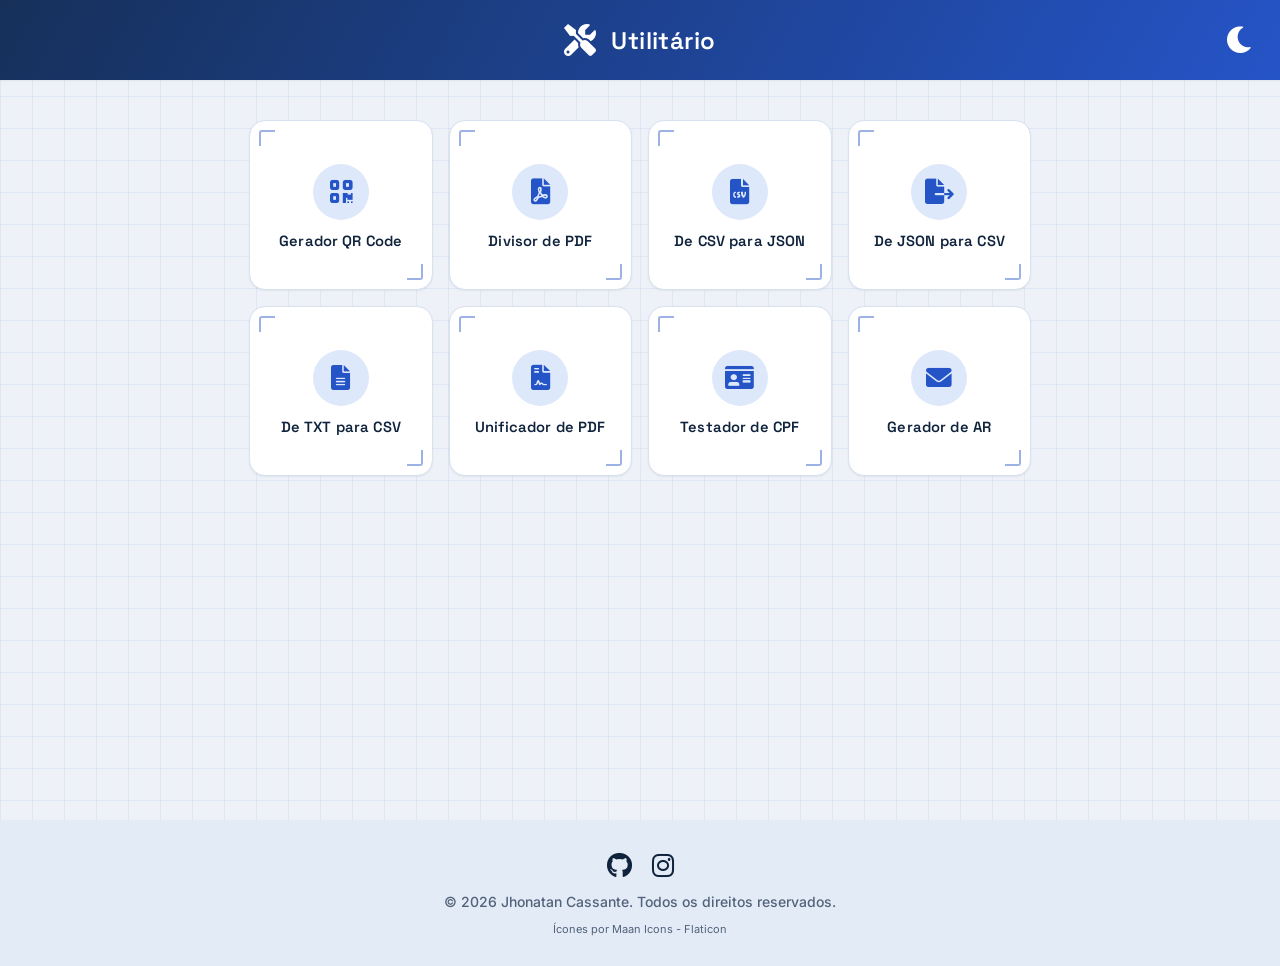
<file: index.html>
<!doctype html>
<html lang="pt-br">
	<head>
		<meta charset="UTF-8" />
		<meta name="viewport" content="width=device-width, initial-scale=1.0" />
		<meta
			name="description"
			content="Coleção de utilitários rápidos: QR Code, divisor e unificador de PDF, conversores CSV/JSON/TXT e testador de CPF."
		/>
		<meta name="theme-color" content="#16305a" />
		<title>Utilitários</title>
		<script>
			(function () {
				const theme = localStorage.getItem('theme') || 'light';
				document.documentElement.setAttribute('data-theme', theme);
			})();
		</script>
		<link rel="icon" type="image/png" href="assets/favicon.png" />
		<link
			rel="apple-touch-icon"
			sizes="180x180"
			href="assets/apple-touch-icon.png"
		/>
		<link rel="preconnect" href="https://fonts.googleapis.com" />
		<link rel="preconnect" href="https://fonts.gstatic.com" crossorigin />
		<link rel="stylesheet" href="css/global.css" />
		<link rel="stylesheet" href="css/index.css" />
		<link
			rel="stylesheet"
			href="https://cdnjs.cloudflare.com/ajax/libs/font-awesome/6.0.0-beta3/css/all.min.css"
		/>
		<script src="js/global.js" defer></script>
	</head>
	<body>
		<header>
			<div class="header-content">
				<i class="fas fa-tools"></i>
				<h1>Utilitário</h1>
				<button
					id="themeToggleBtn"
					class="theme-toggle-btn"
					title="Alternar tema"
					aria-label="Alternar entre tema claro e escuro"
				>
					<i id="themeIcon" class="fas fa-moon"></i>
				</button>
			</div>
		</header>

		<main>
			<div class="tool-grid">
				<a href="pages/qrcode.html" class="tool-card">
					<i class="fas fa-qrcode"></i>
					<span>Gerador QR Code</span>
				</a>
				<a href="pages/pdf-spliter.html" class="tool-card">
					<i class="fas fa-file-pdf"></i>
					<span>Divisor de PDF</span>
				</a>
				<a href="pages/csv-to-json.html" class="tool-card">
					<i class="fas fa-file-csv"></i>
					<span>De CSV para JSON</span>
				</a>
				<a href="pages/json-to-csv.html" class="tool-card">
					<i class="fas fa-file-export"></i>
					<span>De JSON para CSV</span>
				</a>
				<a href="pages/txt-to-csv.html" class="tool-card">
					<i class="fas fa-file-alt"></i>
					<span>De TXT para CSV</span>
				</a>
				<a href="pages/pdf-merger.html" class="tool-card">
					<i class="fas fa-file-contract"></i>
					<span>Unificador de PDF</span>
				</a>
				<a href="pages/cpf-tester.html" class="tool-card">
					<i class="fas fa-id-card"></i>
					<span>Testador de CPF</span>
				</a>
				<a href="pages/ar-generator.html" class="tool-card">
					<i class="fas fa-envelope"></i>
					<span>Gerador de AR</span>
				</a>
			</div>
		</main>

		<footer>
			<div class="social-links">
				<a
					href="https://github.com/jhonatancassante"
					target="_blank"
					rel="noopener"
					aria-label="GitHub de Jhonatan Cassante"
				>
					<i class="fab fa-github"></i>
				</a>
				<a
					href="https://www.instagram.com/jhonatancassante/"
					target="_blank"
					rel="noopener"
					aria-label="Instagram de Jhonatan Cassante"
				>
					<i class="fab fa-instagram"></i>
				</a>
			</div>
			<div class="copyright">
				© 2026 Jhonatan Cassante. Todos os direitos reservados.
			</div>
			<a
				href="https://www.flaticon.com/br/icones-gratis/servicos-de-utilidade-publica"
				title="serviços de utilidade pública ícones"
				class="attribution"
				target="_blank"
				rel="noopener"
			>
				Ícones por Maan Icons - Flaticon
			</a>
		</footer>
	</body>
</html>
</file>
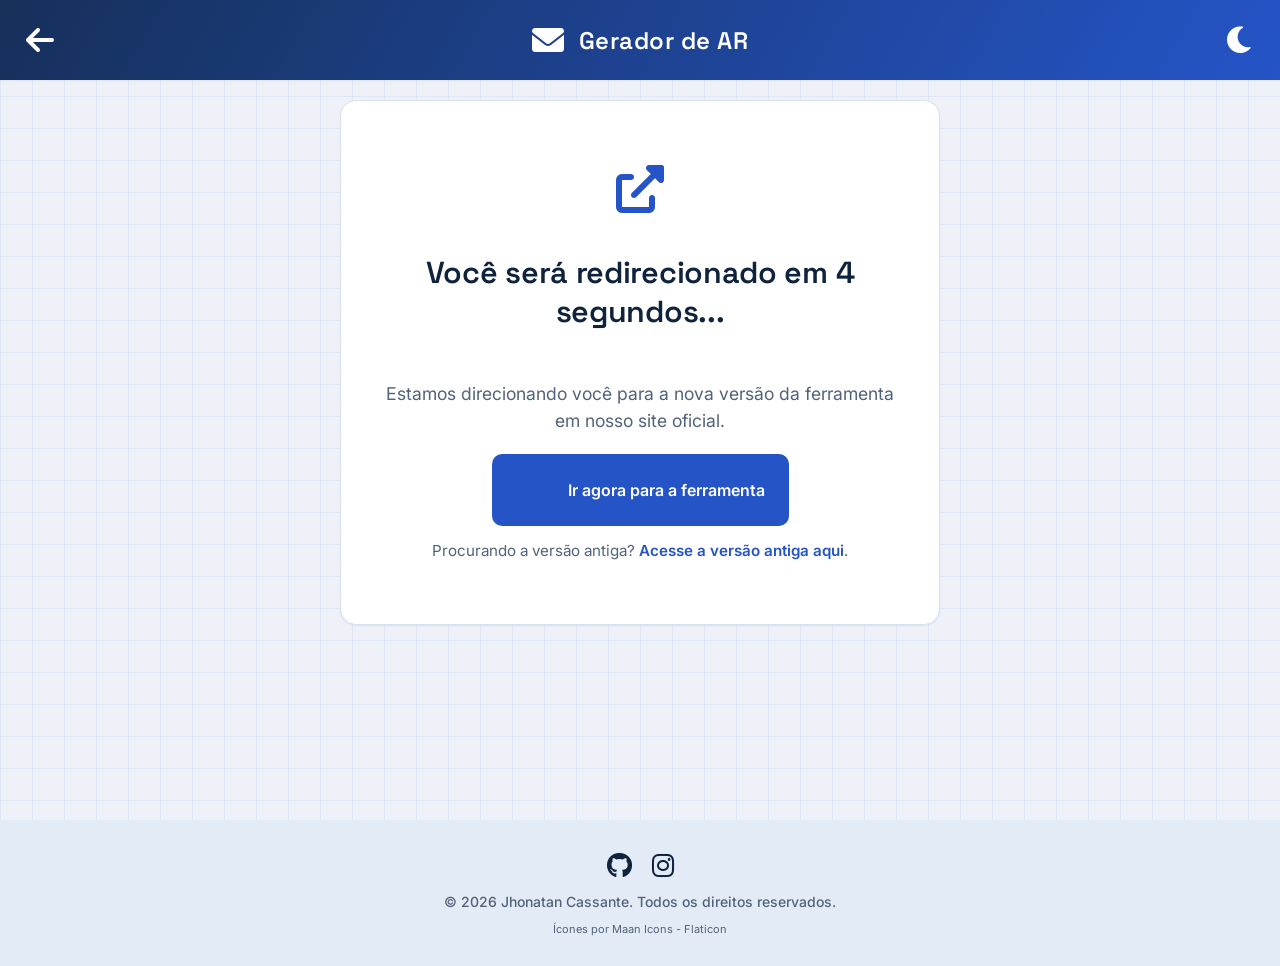
<file: pages/ar-generator.html>
<!doctype html>
<html lang="pt-BR">
	<head>
		<meta charset="UTF-8" />
		<meta name="viewport" content="width=device-width, initial-scale=1.0" />
		<meta
			name="description"
			content="Você está sendo redirecionado para a nova ferramenta de Gerador de AR."
		/>
		<meta name="theme-color" content="#16305a" />
		<title>Redirecionando - Gerador de AR</title>
		<script>
			(function () {
				const theme = localStorage.getItem('theme') || 'light';
				document.documentElement.setAttribute('data-theme', theme);
			})();
		</script>
		<link rel="icon" type="image/png" href="../assets/favicon.png" />
		<link
			rel="apple-touch-icon"
			sizes="180x180"
			href="../assets/apple-touch-icon.png"
		/>
		<script src="../js/global.js" defer></script>
		<script>
			document.addEventListener('DOMContentLoaded', function () {
				const targetUrl = 'https://jhonatancassante.com.br/tools/ar-generator';
				let countdown = 5; // Tempo em segundos antes do redirecionamento

				const countdownEl = document.getElementById('countdown');
				const redirectLinkEl = document.getElementById('redirect-link');

				redirectLinkEl.href = targetUrl;

				const timer = setInterval(function () {
					countdown--;
					if (countdownEl) {
						countdownEl.textContent = countdown;
					}
					if (countdown <= 0) {
						clearInterval(timer);
						window.location.href = targetUrl;
					}
				}, 1000);
			});
		</script>
		<link rel="preconnect" href="https://fonts.googleapis.com" />
		<link rel="preconnect" href="https://fonts.gstatic.com" crossorigin />
		<link
			rel="stylesheet"
			href="https://cdnjs.cloudflare.com/ajax/libs/font-awesome/6.0.0-beta3/css/all.min.css"
		/>
		<link rel="stylesheet" href="../css/global.css" />
		<style>
			.redirect-box {
				display: flex;
				flex-direction: column;
				align-items: center;
				justify-content: center;
				gap: 20px;
				padding: 40px 20px;
				text-align: center;
			}
			.redirect-box i {
				font-size: 3rem;
				color: var(--accent);
			}
			.redirect-box p {
				font-size: 1.1rem;
				color: var(--text-secondary);
				line-height: 1.5;
				margin: 0;
			}
			.redirect-box a.btn-redirect {
				display: inline-flex;
				align-items: center;
				justify-content: center;
				gap: 10px;
				background-color: var(--accent);
				color: #ffffff;
				text-decoration: none;
				padding: 12px 24px;
				border-radius: var(--radius-md);
				font-weight: 600;
				font-size: 16px;
				transition: background-color var(--transition-fast), transform var(--transition-fast);
			}
			.redirect-box a.btn-redirect:hover {
				background-color: var(--accent-hover);
				transform: translateY(-2px);
			}
			.legacy-link-container {
				margin-top: 15px;
				font-size: 0.95rem;
				color: var(--text-secondary);
			}
			.legacy-link-container a {
				color: var(--accent);
				text-decoration: none;
				font-weight: 600;
				transition: color var(--transition-fast);
			}
			.legacy-link-container a:hover {
				text-decoration: underline;
				color: var(--accent-hover);
			}
		</style>
	</head>
	<body>
		<header>
			<div class="header-content">
				<a
					href="../index.html"
					class="back-btn"
					title="Voltar ao menu"
					aria-label="Voltar ao menu"
				>
					<i class="fas fa-arrow-left"></i>
				</a>
				<i class="fas fa-envelope"></i>
				<h1>Gerador de AR</h1>
				<button
					id="themeToggleBtn"
					class="theme-toggle-btn"
					title="Alternar tema"
					aria-label="Alternar entre tema claro e escuro"
				>
					<i id="themeIcon" class="fas fa-moon"></i>
				</button>
			</div>
		</header>

		<main>
			<div class="content-wrapper">
				<div class="redirect-box">
					<i class="fas fa-external-link-alt"></i>
					<h1>Você será redirecionado em <span id="countdown">5</span> segundos...</h1>
					<p>Estamos direcionando você para a nova versão da ferramenta em nosso site oficial.</p>
					
					<div style="width: 100%;">
						<a id="redirect-link" href="#" class="btn-redirect">
							<i class="fas fa-arrow-right"></i> Ir agora para a ferramenta
						</a>
						
						<div class="legacy-link-container">
							Procurando a versão antiga? <a href="https://jhonatancassante.github.io/utilities/pages/ar-generator-old.html">Acesse a versão antiga aqui</a>.
						</div>
					</div>
				</div>
			</div>
		</main>

		<footer>
			<div class="social-links">
				<a
					href="https://github.com/jhonatancassante"
					target="_blank"
					rel="noopener"
					aria-label="GitHub de Jhonatan Cassante"
				>
					<i class="fab fa-github"></i>
				</a>
				<a
					href="https://www.instagram.com/jhonatancassante/"
					target="_blank"
					rel="noopener"
					aria-label="Instagram de Jhonatan Cassante"
				>
					<i class="fab fa-instagram"></i>
				</a>
			</div>
			<div class="copyright">
				© 2026 Jhonatan Cassante. Todos os direitos reservados.
			</div>
			<a
				href="https://www.flaticon.com/br/icones-gratis/servicos-de-utilidade-publica"
				title="serviços de utilidade pública ícones"
				class="attribution"
				target="_blank"
				rel="noopener"
			>
				Ícones por Maan Icons - Flaticon
			</a>
		</footer>
	</body>
</html>
</file>
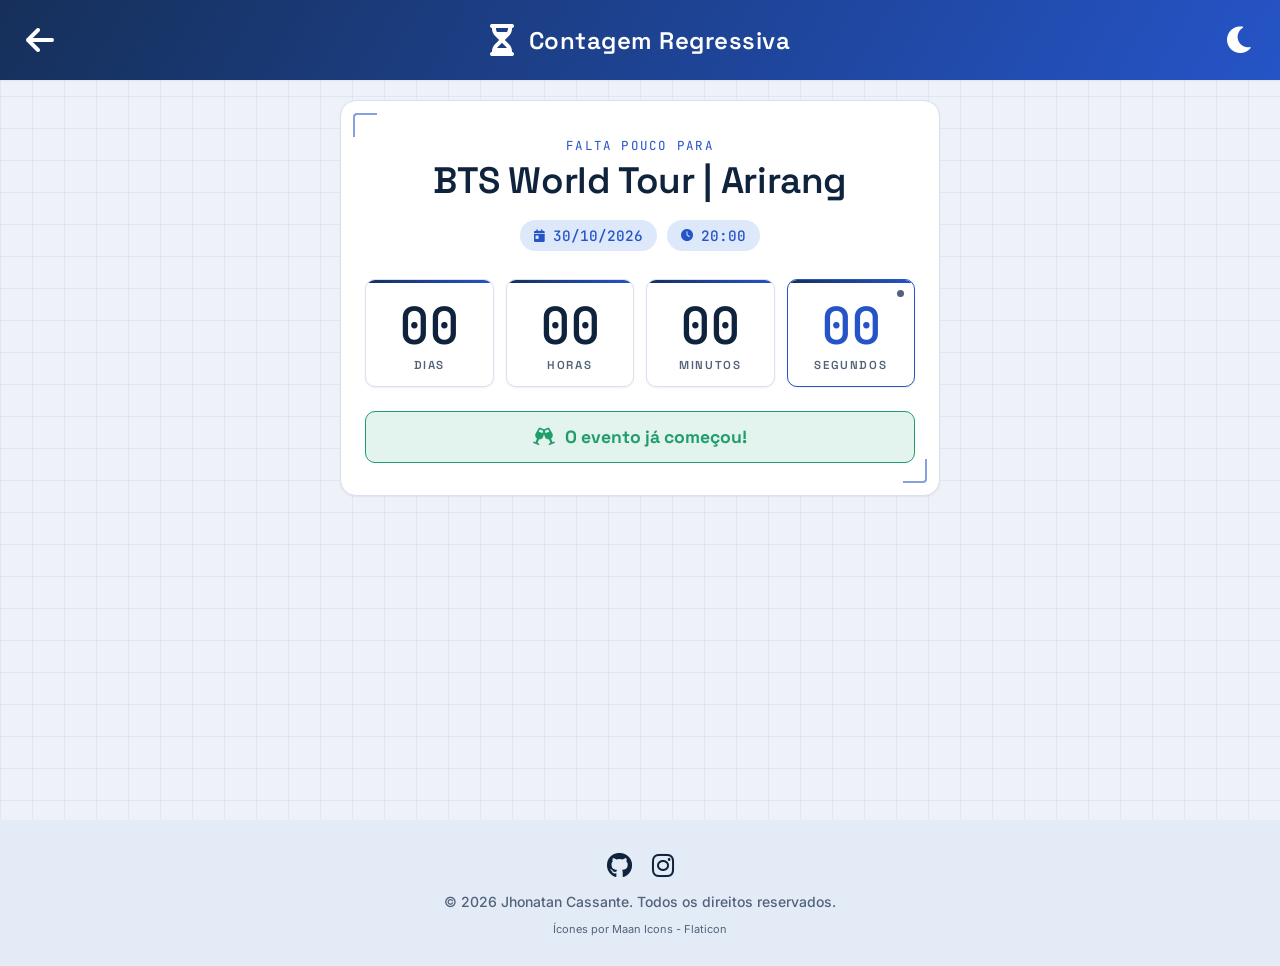
<file: pages/contador.html>
<!doctype html>
<html lang="pt-BR">
	<head>
		<meta charset="UTF-8" />
		<meta name="viewport" content="width=device-width, initial-scale=1.0" />
		<meta
			name="description"
			content="Contagem regressiva em tempo real: quantos dias, horas, minutos e segundos faltam para o evento."
		/>
		<meta name="theme-color" content="#16305a" />
		<title>Contagem Regressiva - Utilitários</title>
		<script>
			(function () {
				const theme = localStorage.getItem('theme') || 'light';
				document.documentElement.setAttribute('data-theme', theme);
			})();
		</script>
		<link rel="icon" type="image/png" href="../assets/favicon.png" />
		<link
			rel="apple-touch-icon"
			sizes="180x180"
			href="../assets/apple-touch-icon.png"
		/>
		<link rel="preconnect" href="https://fonts.googleapis.com" />
		<link rel="preconnect" href="https://fonts.gstatic.com" crossorigin />
		<link
			rel="stylesheet"
			href="https://cdnjs.cloudflare.com/ajax/libs/font-awesome/6.0.0-beta3/css/all.min.css"
		/>
		<link rel="stylesheet" href="../css/global.css" />
		<link rel="stylesheet" href="../css/contador.css" />
		<script src="../js/global.js" defer></script>
		<script src="../js/contador.js" defer></script>
	</head>
	<body>
		<header>
			<div class="header-content">
				<a
					href="../index.html"
					class="back-btn"
					title="Voltar ao menu"
					aria-label="Voltar ao menu"
				>
					<i class="fas fa-arrow-left"></i>
				</a>
				<i class="fas fa-hourglass-half"></i>
				<h1>Contagem Regressiva</h1>
				<button
					id="themeToggleBtn"
					class="theme-toggle-btn"
					title="Alternar tema"
					aria-label="Alternar entre tema claro e escuro"
				>
					<i id="themeIcon" class="fas fa-moon"></i>
				</button>
			</div>
		</header>

		<main>
			<div class="content-wrapper countdown-card">
				<p class="countdown-eyebrow">Falta pouco para</p>
				<h1 id="eventName" class="countdown-title">Evento</h1>

				<div class="event-meta">
					<span class="event-chip">
						<i class="fas fa-calendar-day"></i>
						<span id="eventDate">--/--/----</span>
					</span>
					<span class="event-chip">
						<i class="fas fa-clock"></i>
						<span id="eventTime">--:--</span>
					</span>
				</div>

				<div id="countdown" class="countdown-grid" role="timer" aria-live="off">
					<div class="time-tile">
						<span id="daysValue" class="time-value">--</span>
						<span id="daysLabel" class="time-label">dias</span>
					</div>
					<div class="time-tile">
						<span id="hoursValue" class="time-value">--</span>
						<span id="hoursLabel" class="time-label">horas</span>
					</div>
					<div class="time-tile">
						<span id="minutesValue" class="time-value">--</span>
						<span id="minutesLabel" class="time-label">minutos</span>
					</div>
					<div class="time-tile time-tile-live">
						<span id="secondsValue" class="time-value">--</span>
						<span id="secondsLabel" class="time-label">segundos</span>
					</div>
				</div>

				<p id="countdownSummary" class="countdown-summary"></p>

				<div id="eventStarted" class="event-started" hidden>
					<i class="fas fa-champagne-glasses"></i>
					<strong>O evento já começou!</strong>
				</div>
			</div>
		</main>

		<footer>
			<div class="social-links">
				<a
					href="https://github.com/jhonatancassante"
					target="_blank"
					rel="noopener"
					aria-label="GitHub de Jhonatan Cassante"
				>
					<i class="fab fa-github"></i>
				</a>
				<a
					href="https://www.instagram.com/jhonatancassante/"
					target="_blank"
					rel="noopener"
					aria-label="Instagram de Jhonatan Cassante"
				>
					<i class="fab fa-instagram"></i>
				</a>
			</div>
			<div class="copyright">
				© 2026 Jhonatan Cassante. Todos os direitos reservados.
			</div>
			<a
				href="https://www.flaticon.com/br/icones-gratis/servicos-de-utilidade-publica"
				title="serviços de utilidade pública ícones"
				class="attribution"
				target="_blank"
				rel="noopener"
			>
				Ícones por Maan Icons - Flaticon
			</a>
		</footer>
	</body>
</html>
</file>
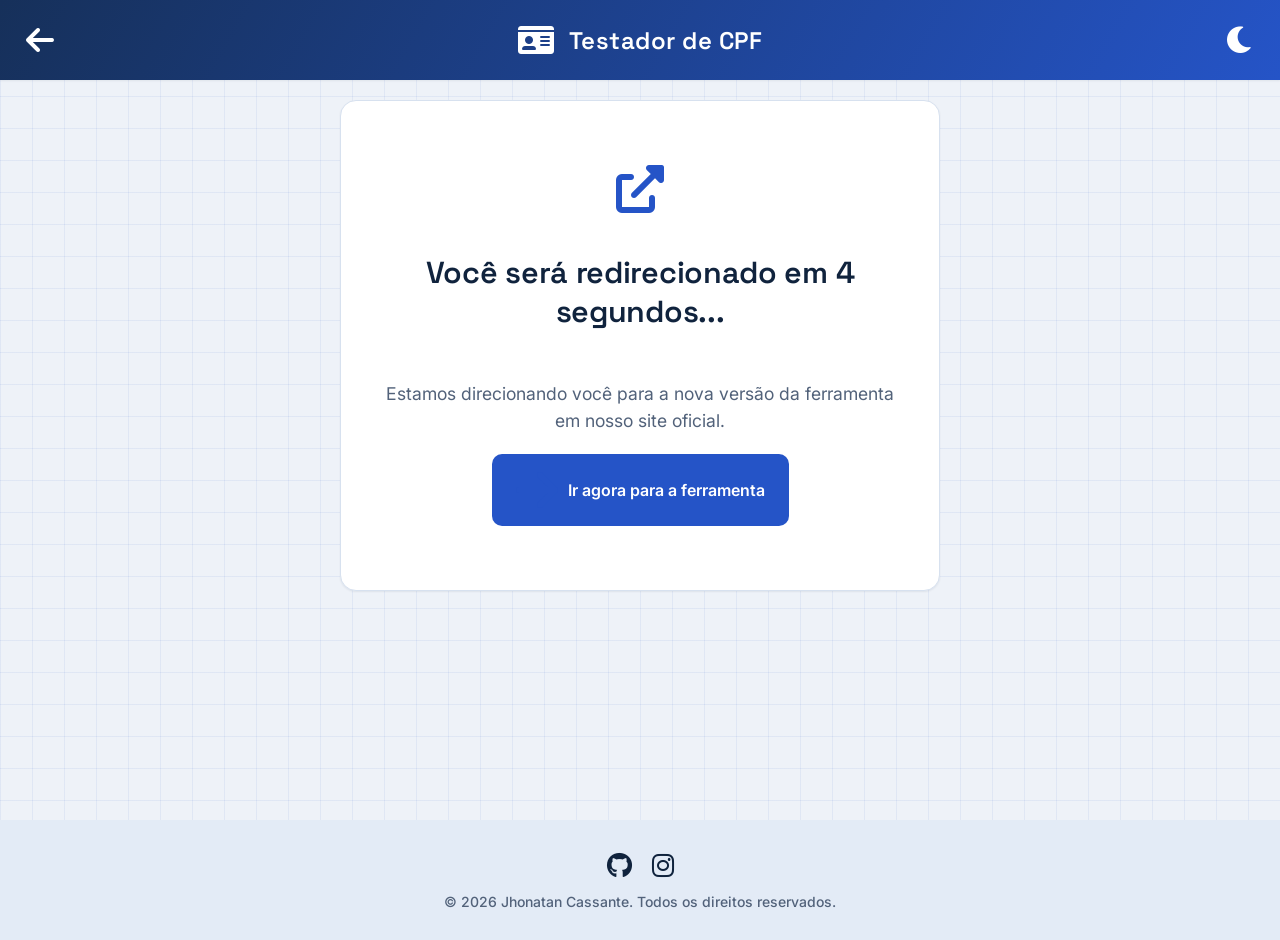
<file: pages/cpf-tester.html>
<!doctype html>
<html lang="pt-BR">
	<head>
		<meta charset="UTF-8" />
		<meta name="viewport" content="width=device-width, initial-scale=1.0" />
		<meta
			name="description"
			content="Você está sendo redirecionado para a ferramenta de teste de CPF."
		/>
		<meta name="theme-color" content="#16305a" />
		<title>Redirecionando - Testador de CPF</title>
		<script>
			(function () {
				const theme = localStorage.getItem('theme') || 'light';
				document.documentElement.setAttribute('data-theme', theme);
			})();
		</script>
		<link rel="icon" type="image/png" href="../assets/favicon.png" />
		<link
			rel="apple-touch-icon"
			sizes="180x180"
			href="../assets/apple-touch-icon.png"
		/>
		<script src="../js/global.js" defer></script>
		<script>
			document.addEventListener('DOMContentLoaded', function () {
				const targetUrl = 'https://jhonatancassante.com.br/tools/cpf-tester';
				let countdown = 5; // Tempo em segundos antes do redirecionamento

				const countdownEl = document.getElementById('countdown');
				const redirectLinkEl = document.getElementById('redirect-link');

				redirectLinkEl.href = targetUrl;

				const timer = setInterval(function () {
					countdown--;
					if (countdownEl) {
						countdownEl.textContent = countdown;
					}
					if (countdown <= 0) {
						clearInterval(timer);
						window.location.href = targetUrl;
					}
				}, 1000);
			});
		</script>
		<link rel="preconnect" href="https://fonts.googleapis.com" />
		<link rel="preconnect" href="https://fonts.gstatic.com" crossorigin />
		<link
			rel="stylesheet"
			href="https://cdnjs.cloudflare.com/ajax/libs/font-awesome/6.0.0-beta3/css/all.min.css"
		/>
		<link rel="stylesheet" href="../css/global.css" />
		<style>
			.redirect-box {
				display: flex;
				flex-direction: column;
				align-items: center;
				justify-content: center;
				gap: 20px;
				padding: 40px 20px;
				text-align: center;
			}
			.redirect-box i {
				font-size: 3rem;
				color: var(--accent);
			}
			.redirect-box p {
				font-size: 1.1rem;
				color: var(--text-secondary);
				line-height: 1.5;
				margin: 0;
			}
			.redirect-box a.btn-redirect {
				display: inline-flex;
				align-items: center;
				justify-content: center;
				gap: 10px;
				background-color: var(--accent);
				color: #ffffff;
				text-decoration: none;
				padding: 12px 24px;
				border-radius: var(--radius-md);
				font-weight: 600;
				font-size: 16px;
				transition:
					background-color var(--transition-fast),
					transform var(--transition-fast);
			}
			.redirect-box a.btn-redirect:hover {
				background-color: var(--accent-hover);
				transform: translateY(-2px);
			}
		</style>
	</head>
	<body>
		<header>
			<div class="header-content">
				<a
					href="../index.html"
					class="back-btn"
					title="Voltar ao menu"
					aria-label="Voltar ao menu"
				>
					<i class="fas fa-arrow-left"></i>
				</a>
				<i class="fas fa-id-card"></i>
				<h1>Testador de CPF</h1>
				<button
					id="themeToggleBtn"
					class="theme-toggle-btn"
					title="Alternar tema"
					aria-label="Alternar entre tema claro e escuro"
				>
					<i id="themeIcon" class="fas fa-moon"></i>
				</button>
			</div>
		</header>

		<main>
			<div class="content-wrapper">
				<div class="redirect-box">
					<i class="fas fa-external-link-alt"></i>
					<h1>
						Você será redirecionado em <span id="countdown">5</span> segundos...
					</h1>
					<p>
						Estamos direcionando você para a nova versão da ferramenta em nosso
						site oficial.
					</p>
					<a id="redirect-link" href="#" class="btn-redirect">
						<i class="fas fa-arrow-right"></i> Ir agora para a ferramenta
					</a>
				</div>
			</div>
		</main>

		<footer>
			<div class="social-links">
				<a
					href="https://github.com/jhonatancassante"
					target="_blank"
					rel="noopener"
					aria-label="GitHub de Jhonatan Cassante"
				>
					<i class="fab fa-github"></i>
				</a>
				<a
					href="https://www.instagram.com/jhonatancassante/"
					target="_blank"
					rel="noopener"
					aria-label="Instagram de Jhonatan Cassante"
				>
					<i class="fab fa-instagram"></i>
				</a>
			</div>
			<div class="copyright">
				© 2026 Jhonatan Cassante. Todos os direitos reservados.
			</div>
		</footer>
	</body>
</html>
</file>
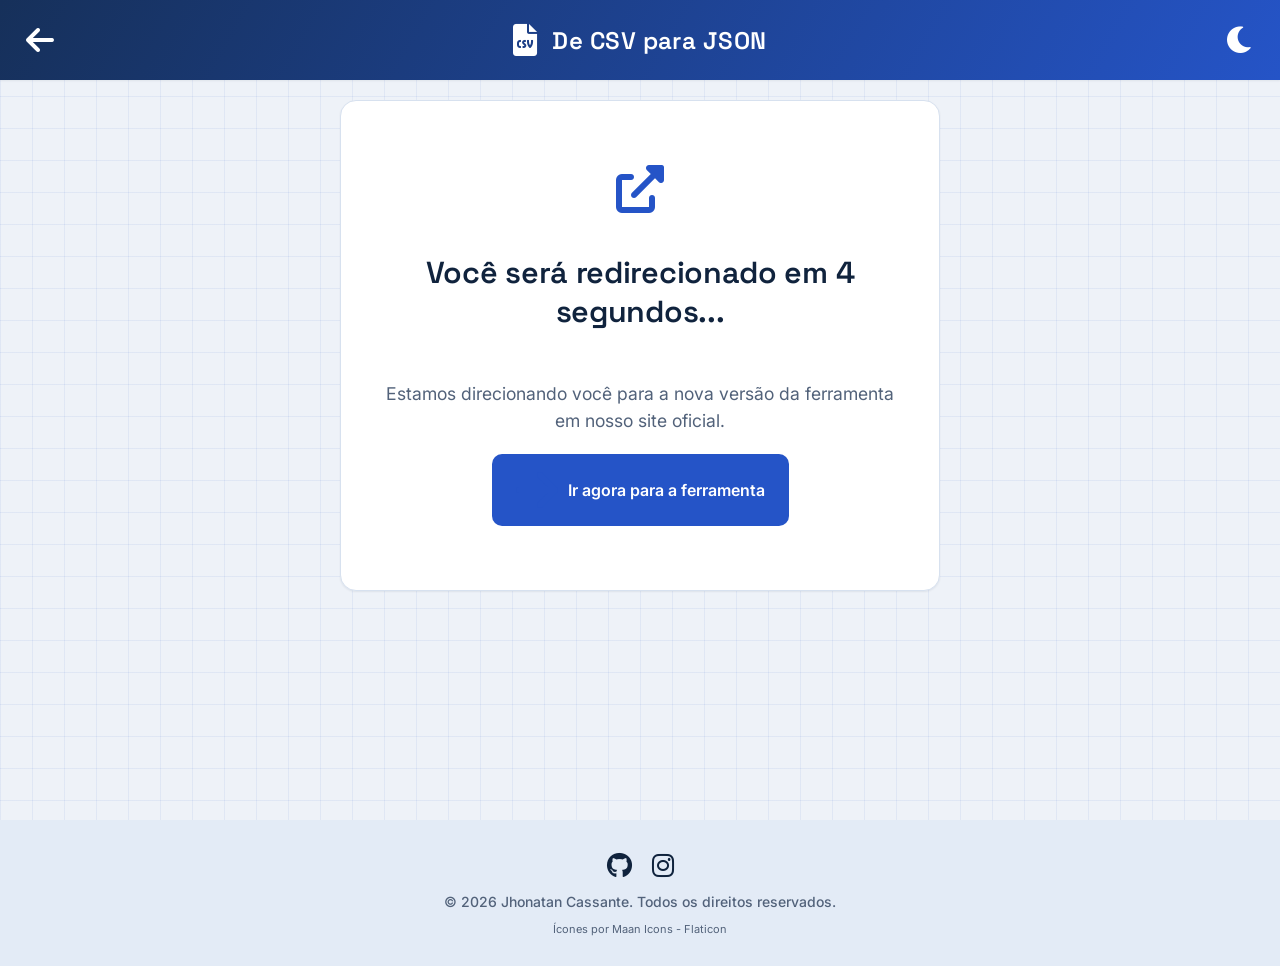
<file: pages/csv-to-json.html>
<!doctype html>
<html lang="pt-BR">
	<head>
		<meta charset="UTF-8" />
		<meta name="viewport" content="width=device-width, initial-scale=1.0" />
		<meta
			name="description"
			content="Você está sendo redirecionado para a ferramenta de conversão de CSV para JSON."
		/>
		<meta name="theme-color" content="#16305a" />
		<title>Redirecionando - De CSV para JSON</title>
		<script>
			(function () {
				const theme = localStorage.getItem('theme') || 'light';
				document.documentElement.setAttribute('data-theme', theme);
			})();
		</script>
		<link rel="icon" type="image/png" href="../assets/favicon.png" />
		<link
			rel="apple-touch-icon"
			sizes="180x180"
			href="../assets/apple-touch-icon.png"
		/>
		<script src="../js/global.js" defer></script>
		<script>
			document.addEventListener('DOMContentLoaded', function () {
				const targetUrl = 'https://jhonatancassante.com.br/tools/csv-to-json';
				let countdown = 5; // Tempo em segundos antes do redirecionamento

				const countdownEl = document.getElementById('countdown');
				const redirectLinkEl = document.getElementById('redirect-link');

				redirectLinkEl.href = targetUrl;

				const timer = setInterval(function () {
					countdown--;
					if (countdownEl) {
						countdownEl.textContent = countdown;
					}
					if (countdown <= 0) {
						clearInterval(timer);
						window.location.href = targetUrl;
					}
				}, 1000);
			});
		</script>
		<link rel="preconnect" href="https://fonts.googleapis.com" />
		<link rel="preconnect" href="https://fonts.gstatic.com" crossorigin />
		<link
			rel="stylesheet"
			href="https://cdnjs.cloudflare.com/ajax/libs/font-awesome/6.0.0-beta3/css/all.min.css"
		/>
		<link rel="stylesheet" href="../css/global.css" />
		<style>
			.redirect-box {
				display: flex;
				flex-direction: column;
				align-items: center;
				justify-content: center;
				gap: 20px;
				padding: 40px 20px;
				text-align: center;
			}
			.redirect-box i {
				font-size: 3rem;
				color: var(--accent);
			}
			.redirect-box p {
				font-size: 1.1rem;
				color: var(--text-secondary);
				line-height: 1.5;
				margin: 0;
			}
			.redirect-box a.btn-redirect {
				display: inline-flex;
				align-items: center;
				justify-content: center;
				gap: 10px;
				background-color: var(--accent);
				color: #ffffff;
				text-decoration: none;
				padding: 12px 24px;
				border-radius: var(--radius-md);
				font-weight: 600;
				font-size: 16px;
				transition:
					background-color var(--transition-fast),
					transform var(--transition-fast);
			}
			.redirect-box a.btn-redirect:hover {
				background-color: var(--accent-hover);
				transform: translateY(-2px);
			}
		</style>
	</head>
	<body>
		<header>
			<div class="header-content">
				<a
					href="../index.html"
					class="back-btn"
					title="Voltar ao menu"
					aria-label="Voltar ao menu"
				>
					<i class="fas fa-arrow-left"></i>
				</a>
				<i class="fas fa-file-csv"></i>
				<h1>De CSV para JSON</h1>
				<button
					id="themeToggleBtn"
					class="theme-toggle-btn"
					title="Alternar tema"
					aria-label="Alternar entre tema claro e escuro"
				>
					<i id="themeIcon" class="fas fa-moon"></i>
				</button>
			</div>
		</header>

		<main>
			<div class="content-wrapper">
				<div class="redirect-box">
					<i class="fas fa-external-link-alt"></i>
					<h1>
						Você será redirecionado em <span id="countdown">5</span> segundos...
					</h1>
					<p>
						Estamos direcionando você para a nova versão da ferramenta em nosso
						site oficial.
					</p>
					<a id="redirect-link" href="#" class="btn-redirect">
						<i class="fas fa-arrow-right"></i> Ir agora para a ferramenta
					</a>
				</div>
			</div>
		</main>

		<footer>
			<div class="social-links">
				<a
					href="https://github.com/jhonatancassante"
					target="_blank"
					rel="noopener"
					aria-label="GitHub de Jhonatan Cassante"
				>
					<i class="fab fa-github"></i>
				</a>
				<a
					href="https://www.instagram.com/jhonatancassante/"
					target="_blank"
					rel="noopener"
					aria-label="Instagram de Jhonatan Cassante"
				>
					<i class="fab fa-instagram"></i>
				</a>
			</div>
			<div class="copyright">
				© 2026 Jhonatan Cassante. Todos os direitos reservados.
			</div>
			<a
				href="https://www.flaticon.com/br/icones-gratis/servicos-de-utilidade-publica"
				title="serviços de utilidade pública ícones"
				class="attribution"
				target="_blank"
				rel="noopener"
			>
				Ícones por Maan Icons - Flaticon
			</a>
		</footer>
	</body>
</html>
</file>
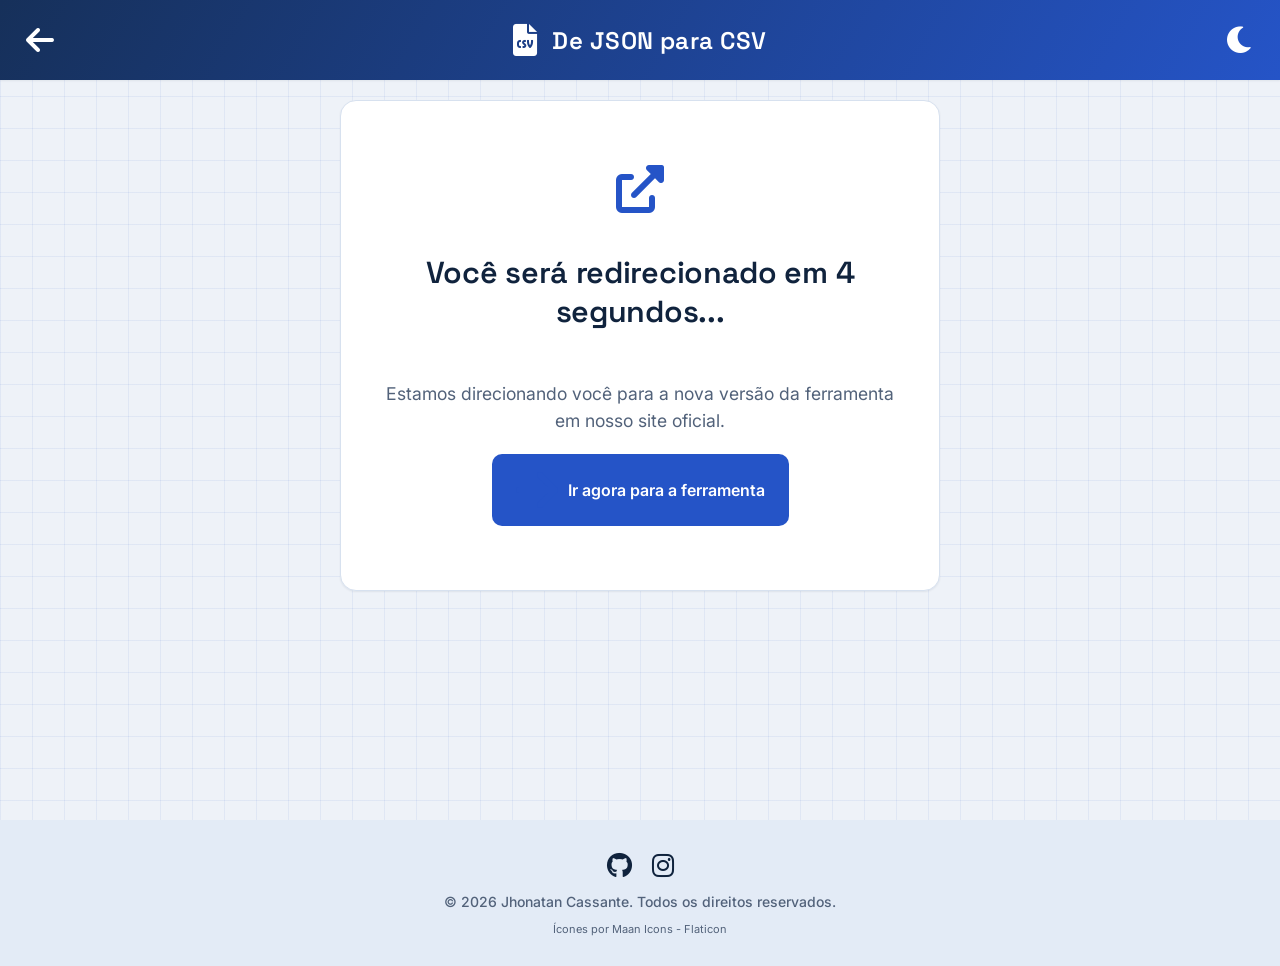
<file: pages/json-to-csv.html>
<!doctype html>
<html lang="pt-BR">
	<head>
		<meta charset="UTF-8" />
		<meta name="viewport" content="width=device-width, initial-scale=1.0" />
		<meta
			name="description"
			content="Você está sendo redirecionado para a ferramenta de conversão de JSON para CSV."
		/>
		<meta name="theme-color" content="#16305a" />
		<title>Redirecionando - De JSON para CSV</title>
		<script>
			(function () {
				const theme = localStorage.getItem('theme') || 'light';
				document.documentElement.setAttribute('data-theme', theme);
			})();
		</script>
		<link rel="icon" type="image/png" href="../assets/favicon.png" />
		<link
			rel="apple-touch-icon"
			sizes="180x180"
			href="../assets/apple-touch-icon.png"
		/>
		<script src="../js/global.js" defer></script>
		<script>
			document.addEventListener('DOMContentLoaded', function () {
				const targetUrl = 'https://jhonatancassante.com.br/tools/json-to-csv';
				let countdown = 5; // Tempo em segundos antes do redirecionamento

				const countdownEl = document.getElementById('countdown');
				const redirectLinkEl = document.getElementById('redirect-link');

				redirectLinkEl.href = targetUrl;

				const timer = setInterval(function () {
					countdown--;
					if (countdownEl) {
						countdownEl.textContent = countdown;
					}
					if (countdown <= 0) {
						clearInterval(timer);
						window.location.href = targetUrl;
					}
				}, 1000);
			});
		</script>
		<link rel="preconnect" href="https://fonts.googleapis.com" />
		<link rel="preconnect" href="https://fonts.gstatic.com" crossorigin />
		<link
			rel="stylesheet"
			href="https://cdnjs.cloudflare.com/ajax/libs/font-awesome/6.0.0-beta3/css/all.min.css"
		/>
		<link rel="stylesheet" href="../css/global.css" />
		<style>
			.redirect-box {
				display: flex;
				flex-direction: column;
				align-items: center;
				justify-content: center;
				gap: 20px;
				padding: 40px 20px;
				text-align: center;
			}
			.redirect-box i {
				font-size: 3rem;
				color: var(--accent);
			}
			.redirect-box p {
				font-size: 1.1rem;
				color: var(--text-secondary);
				line-height: 1.5;
				margin: 0;
			}
			.redirect-box a.btn-redirect {
				display: inline-flex;
				align-items: center;
				justify-content: center;
				gap: 10px;
				background-color: var(--accent);
				color: #ffffff;
				text-decoration: none;
				padding: 12px 24px;
				border-radius: var(--radius-md);
				font-weight: 600;
				font-size: 16px;
				transition:
					background-color var(--transition-fast),
					transform var(--transition-fast);
			}
			.redirect-box a.btn-redirect:hover {
				background-color: var(--accent-hover);
				transform: translateY(-2px);
			}
		</style>
	</head>
	<body>
		<header>
			<div class="header-content">
				<a
					href="../index.html"
					class="back-btn"
					title="Voltar ao menu"
					aria-label="Voltar ao menu"
				>
					<i class="fas fa-arrow-left"></i>
				</a>
				<i class="fas fa-file-csv"></i>
				<h1>De JSON para CSV</h1>
				<button
					id="themeToggleBtn"
					class="theme-toggle-btn"
					title="Alternar tema"
					aria-label="Alternar entre tema claro e escuro"
				>
					<i id="themeIcon" class="fas fa-moon"></i>
				</button>
			</div>
		</header>

		<main>
			<div class="content-wrapper">
				<div class="redirect-box">
					<i class="fas fa-external-link-alt"></i>
					<h1>
						Você será redirecionado em <span id="countdown">5</span> segundos...
					</h1>
					<p>
						Estamos direcionando você para a nova versão da ferramenta em nosso
						site oficial.
					</p>
					<a id="redirect-link" href="#" class="btn-redirect">
						<i class="fas fa-arrow-right"></i> Ir agora para a ferramenta
					</a>
				</div>
			</div>
		</main>

		<footer>
			<div class="social-links">
				<a
					href="https://github.com/jhonatancassante"
					target="_blank"
					rel="noopener"
					aria-label="GitHub de Jhonatan Cassante"
				>
					<i class="fab fa-github"></i>
				</a>
				<a
					href="https://www.instagram.com/jhonatancassante/"
					target="_blank"
					rel="noopener"
					aria-label="Instagram de Jhonatan Cassante"
				>
					<i class="fab fa-instagram"></i>
				</a>
			</div>
			<div class="copyright">
				© 2026 Jhonatan Cassante. Todos os direitos reservados.
			</div>
			<a
				href="https://www.flaticon.com/br/icones-gratis/servicos-de-utilidade-publica"
				title="serviços de utilidade pública ícones"
				class="attribution"
				target="_blank"
				rel="noopener"
			>
				Ícones por Maan Icons - Flaticon
			</a>
		</footer>
	</body>
</html>
</file>
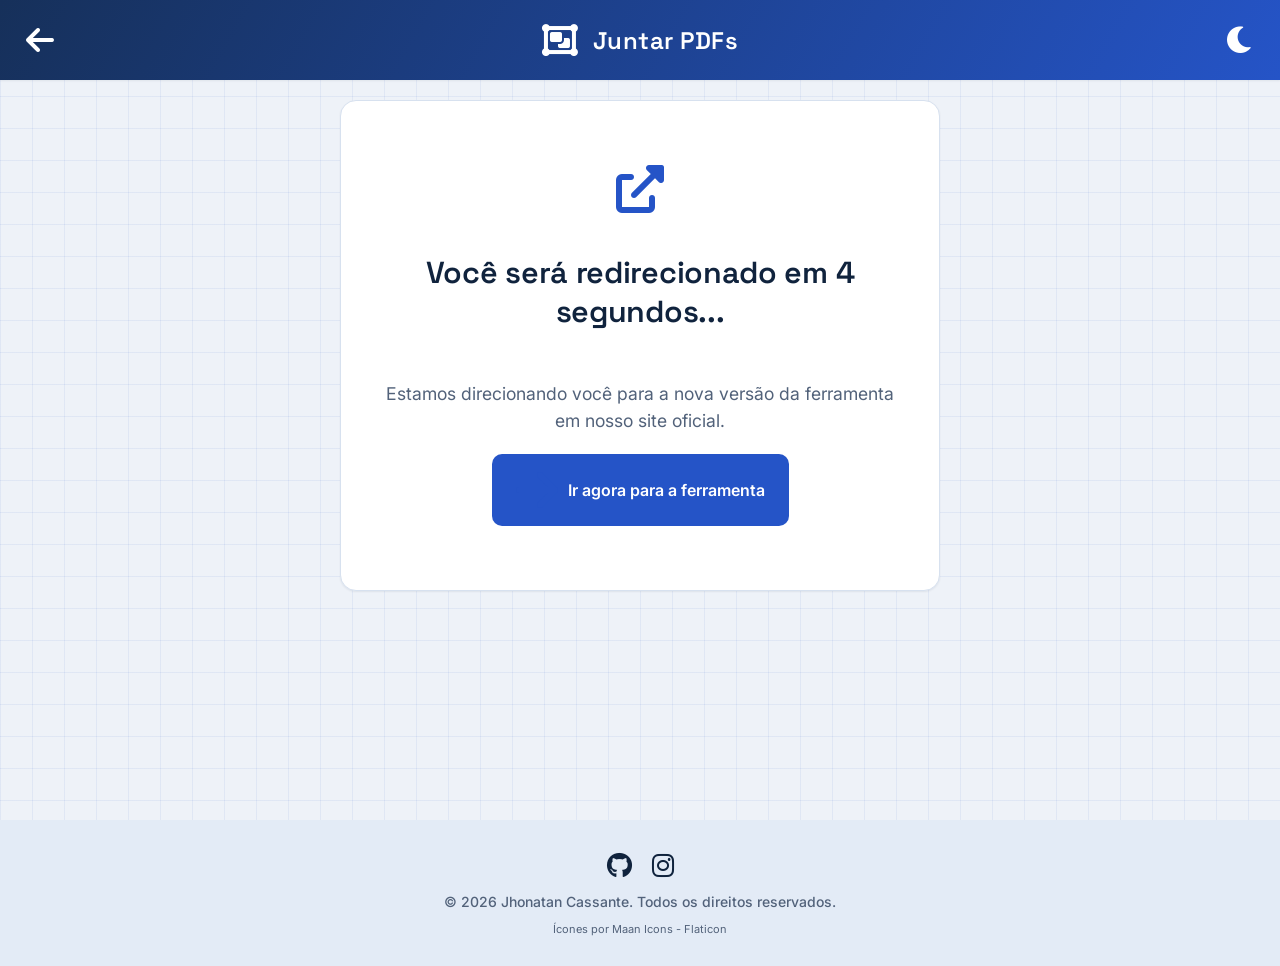
<file: pages/pdf-merger.html>
<!doctype html>
<html lang="pt-BR">
	<head>
		<meta charset="UTF-8" />
		<meta name="viewport" content="width=device-width, initial-scale=1.0" />
		<meta
			name="description"
			content="Você está sendo redirecionado para a ferramenta de união de PDFs."
		/>
		<meta name="theme-color" content="#16305a" />
		<title>Redirecionando - Juntar PDFs</title>
		<script>
			(function () {
				const theme = localStorage.getItem('theme') || 'light';
				document.documentElement.setAttribute('data-theme', theme);
			})();
		</script>
		<link rel="icon" type="image/png" href="../assets/favicon.png" />
		<link
			rel="apple-touch-icon"
			sizes="180x180"
			href="../assets/apple-touch-icon.png"
		/>
		<script src="../js/global.js" defer></script>
		<script>
			document.addEventListener('DOMContentLoaded', function () {
				const targetUrl = 'https://jhonatancassante.com.br/tools/pdf-merger';
				let countdown = 5; // Tempo em segundos antes do redirecionamento

				const countdownEl = document.getElementById('countdown');
				const redirectLinkEl = document.getElementById('redirect-link');

				redirectLinkEl.href = targetUrl;

				const timer = setInterval(function () {
					countdown--;
					if (countdownEl) {
						countdownEl.textContent = countdown;
					}
					if (countdown <= 0) {
						clearInterval(timer);
						window.location.href = targetUrl;
					}
				}, 1000);
			});
		</script>
		<link rel="preconnect" href="https://fonts.googleapis.com" />
		<link rel="preconnect" href="https://fonts.gstatic.com" crossorigin />
		<link
			rel="stylesheet"
			href="https://cdnjs.cloudflare.com/ajax/libs/font-awesome/6.0.0-beta3/css/all.min.css"
		/>
		<link rel="stylesheet" href="../css/global.css" />
		<style>
			.redirect-box {
				display: flex;
				flex-direction: column;
				align-items: center;
				justify-content: center;
				gap: 20px;
				padding: 40px 20px;
				text-align: center;
			}
			.redirect-box i {
				font-size: 3rem;
				color: var(--accent);
			}
			.redirect-box p {
				font-size: 1.1rem;
				color: var(--text-secondary);
				line-height: 1.5;
				margin: 0;
			}
			.redirect-box a.btn-redirect {
				display: inline-flex;
				align-items: center;
				justify-content: center;
				gap: 10px;
				background-color: var(--accent);
				color: #ffffff;
				text-decoration: none;
				padding: 12px 24px;
				border-radius: var(--radius-md);
				font-weight: 600;
				font-size: 16px;
				transition:
					background-color var(--transition-fast),
					transform var(--transition-fast);
			}
			.redirect-box a.btn-redirect:hover {
				background-color: var(--accent-hover);
				transform: translateY(-2px);
			}
		</style>
	</head>
	<body>
		<header>
			<div class="header-content">
				<a
					href="../index.html"
					class="back-btn"
					title="Voltar ao menu"
					aria-label="Voltar ao menu"
				>
					<i class="fas fa-arrow-left"></i>
				</a>
				<i class="fas fa-object-group"></i>
				<h1>Juntar PDFs</h1>
				<button
					id="themeToggleBtn"
					class="theme-toggle-btn"
					title="Alternar tema"
					aria-label="Alternar entre tema claro e escuro"
				>
					<i id="themeIcon" class="fas fa-moon"></i>
				</button>
			</div>
		</header>

		<main>
			<div class="content-wrapper">
				<div class="redirect-box">
					<i class="fas fa-external-link-alt"></i>
					<h1>
						Você será redirecionado em <span id="countdown">5</span> segundos...
					</h1>
					<p>
						Estamos direcionando você para a nova versão da ferramenta em nosso
						site oficial.
					</p>
					<a id="redirect-link" href="#" class="btn-redirect">
						<i class="fas fa-arrow-right"></i> Ir agora para a ferramenta
					</a>
				</div>
			</div>
		</main>

		<footer>
			<div class="social-links">
				<a
					href="https://github.com/jhonatancassante"
					target="_blank"
					rel="noopener"
					aria-label="GitHub de Jhonatan Cassante"
				>
					<i class="fab fa-github"></i>
				</a>
				<a
					href="https://www.instagram.com/jhonatancassante/"
					target="_blank"
					rel="noopener"
					aria-label="Instagram de Jhonatan Cassante"
				>
					<i class="fab fa-instagram"></i>
				</a>
			</div>
			<div class="copyright">
				© 2026 Jhonatan Cassante. Todos os direitos reservados.
			</div>
			<a
				href="https://www.flaticon.com/br/icones-gratis/servicos-de-utilidade-publica"
				title="serviços de utilidade pública ícones"
				class="attribution"
				target="_blank"
				rel="noopener"
			>
				Ícones por Maan Icons - Flaticon
			</a>
		</footer>
	</body>
</html>
</file>
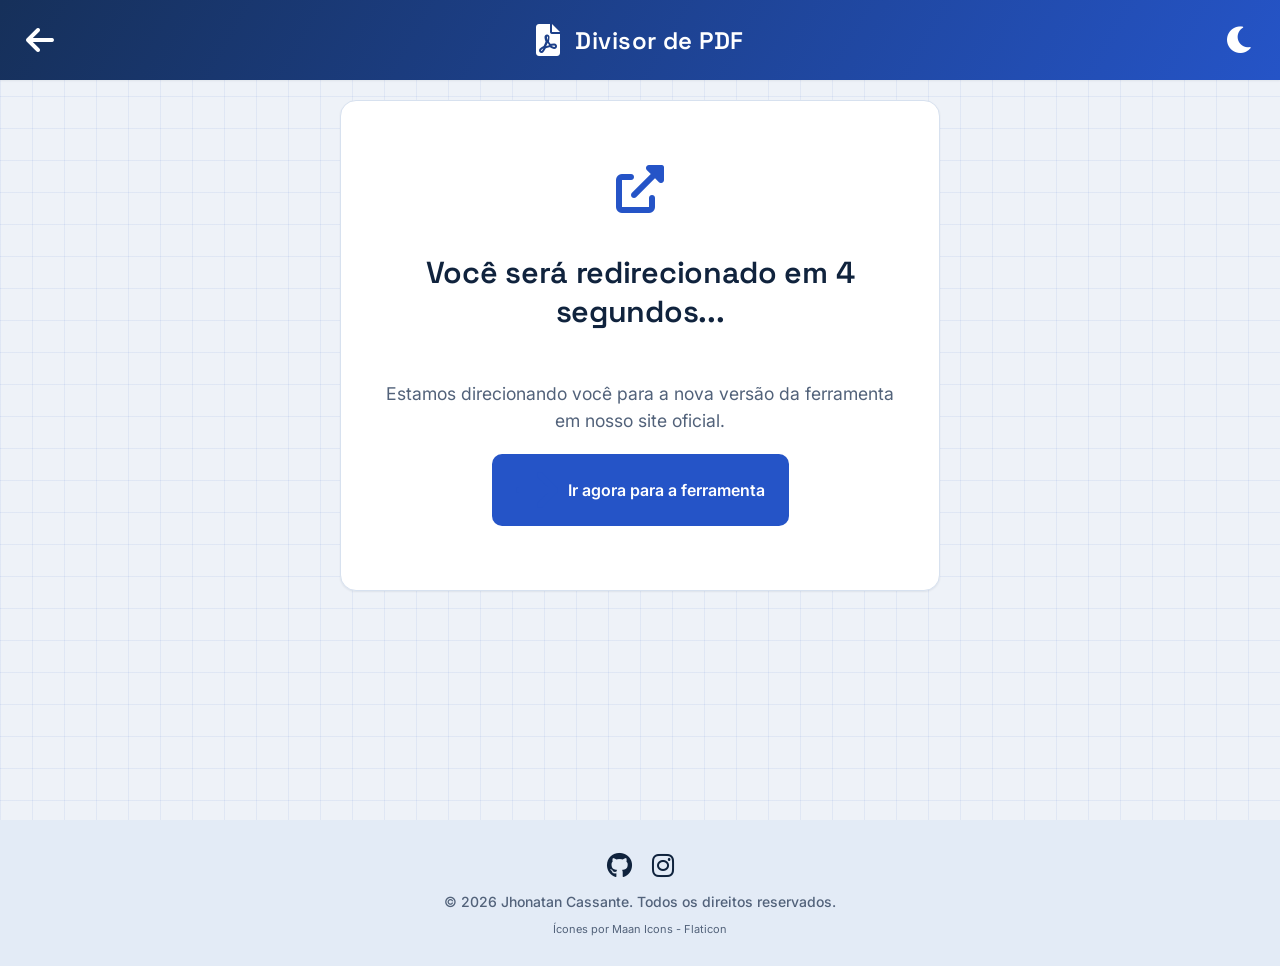
<file: pages/pdf-spliter.html>
<!doctype html>
<html lang="pt-BR">
	<head>
		<meta charset="UTF-8" />
		<meta name="viewport" content="width=device-width, initial-scale=1.0" />
		<meta
			name="description"
			content="Você está sendo redirecionado para a ferramenta de divisão de PDFs."
		/>
		<meta name="theme-color" content="#16305a" />
		<title>Redirecionando - Divisor de PDF</title>
		<script>
			(function () {
				const theme = localStorage.getItem('theme') || 'light';
				document.documentElement.setAttribute('data-theme', theme);
			})();
		</script>
		<link rel="icon" type="image/png" href="../assets/favicon.png" />
		<link
			rel="apple-touch-icon"
			sizes="180x180"
			href="../assets/apple-touch-icon.png"
		/>
		<script src="../js/global.js" defer></script>
		<script>
			document.addEventListener('DOMContentLoaded', function () {
				const targetUrl = 'https://jhonatancassante.com.br/tools/pdf-splitter';
				let countdown = 5; // Tempo em segundos antes do redirecionamento

				const countdownEl = document.getElementById('countdown');
				const redirectLinkEl = document.getElementById('redirect-link');

				redirectLinkEl.href = targetUrl;

				const timer = setInterval(function () {
					countdown--;
					if (countdownEl) {
						countdownEl.textContent = countdown;
					}
					if (countdown <= 0) {
						clearInterval(timer);
						window.location.href = targetUrl;
					}
				}, 1000);
			});
		</script>
		<link rel="preconnect" href="https://fonts.googleapis.com" />
		<link rel="preconnect" href="https://fonts.gstatic.com" crossorigin />
		<link
			rel="stylesheet"
			href="https://cdnjs.cloudflare.com/ajax/libs/font-awesome/6.0.0-beta3/css/all.min.css"
		/>
		<link rel="stylesheet" href="../css/global.css" />
		<style>
			.redirect-box {
				display: flex;
				flex-direction: column;
				align-items: center;
				justify-content: center;
				gap: 20px;
				padding: 40px 20px;
				text-align: center;
			}
			.redirect-box i {
				font-size: 3rem;
				color: var(--accent);
			}
			.redirect-box p {
				font-size: 1.1rem;
				color: var(--text-secondary);
				line-height: 1.5;
				margin: 0;
			}
			.redirect-box a.btn-redirect {
				display: inline-flex;
				align-items: center;
				justify-content: center;
				gap: 10px;
				background-color: var(--accent);
				color: #ffffff;
				text-decoration: none;
				padding: 12px 24px;
				border-radius: var(--radius-md);
				font-weight: 600;
				font-size: 16px;
				transition:
					background-color var(--transition-fast),
					transform var(--transition-fast);
			}
			.redirect-box a.btn-redirect:hover {
				background-color: var(--accent-hover);
				transform: translateY(-2px);
			}
		</style>
	</head>
	<body>
		<header>
			<div class="header-content">
				<a
					href="../index.html"
					class="back-btn"
					title="Voltar ao menu"
					aria-label="Voltar ao menu"
				>
					<i class="fas fa-arrow-left"></i>
				</a>
				<i class="fas fa-file-pdf"></i>
				<h1>Divisor de PDF</h1>
				<button
					id="themeToggleBtn"
					class="theme-toggle-btn"
					title="Alternar tema"
					aria-label="Alternar entre tema claro e escuro"
				>
					<i id="themeIcon" class="fas fa-moon"></i>
				</button>
			</div>
		</header>

		<main>
			<div class="content-wrapper">
				<div class="redirect-box">
					<i class="fas fa-external-link-alt"></i>
					<h1>
						Você será redirecionado em <span id="countdown">5</span> segundos...
					</h1>
					<p>
						Estamos direcionando você para a nova versão da ferramenta em nosso
						site oficial.
					</p>
					<a id="redirect-link" href="#" class="btn-redirect">
						<i class="fas fa-arrow-right"></i> Ir agora para a ferramenta
					</a>
				</div>
			</div>
		</main>

		<footer>
			<div class="social-links">
				<a
					href="https://github.com/jhonatancassante"
					target="_blank"
					rel="noopener"
					aria-label="GitHub de Jhonatan Cassante"
				>
					<i class="fab fa-github"></i>
				</a>
				<a
					href="https://www.instagram.com/jhonatancassante/"
					target="_blank"
					rel="noopener"
					aria-label="Instagram de Jhonatan Cassante"
				>
					<i class="fab fa-instagram"></i>
				</a>
			</div>
			<div class="copyright">
				© 2026 Jhonatan Cassante. Todos os direitos reservados.
			</div>
			<a
				href="https://www.flaticon.com/br/icones-gratis/servicos-de-utilidade-publica"
				title="serviços de utilidade pública ícones"
				class="attribution"
				target="_blank"
				rel="noopener"
			>
				Ícones por Maan Icons - Flaticon
			</a>
		</footer>
	</body>
</html>
</file>
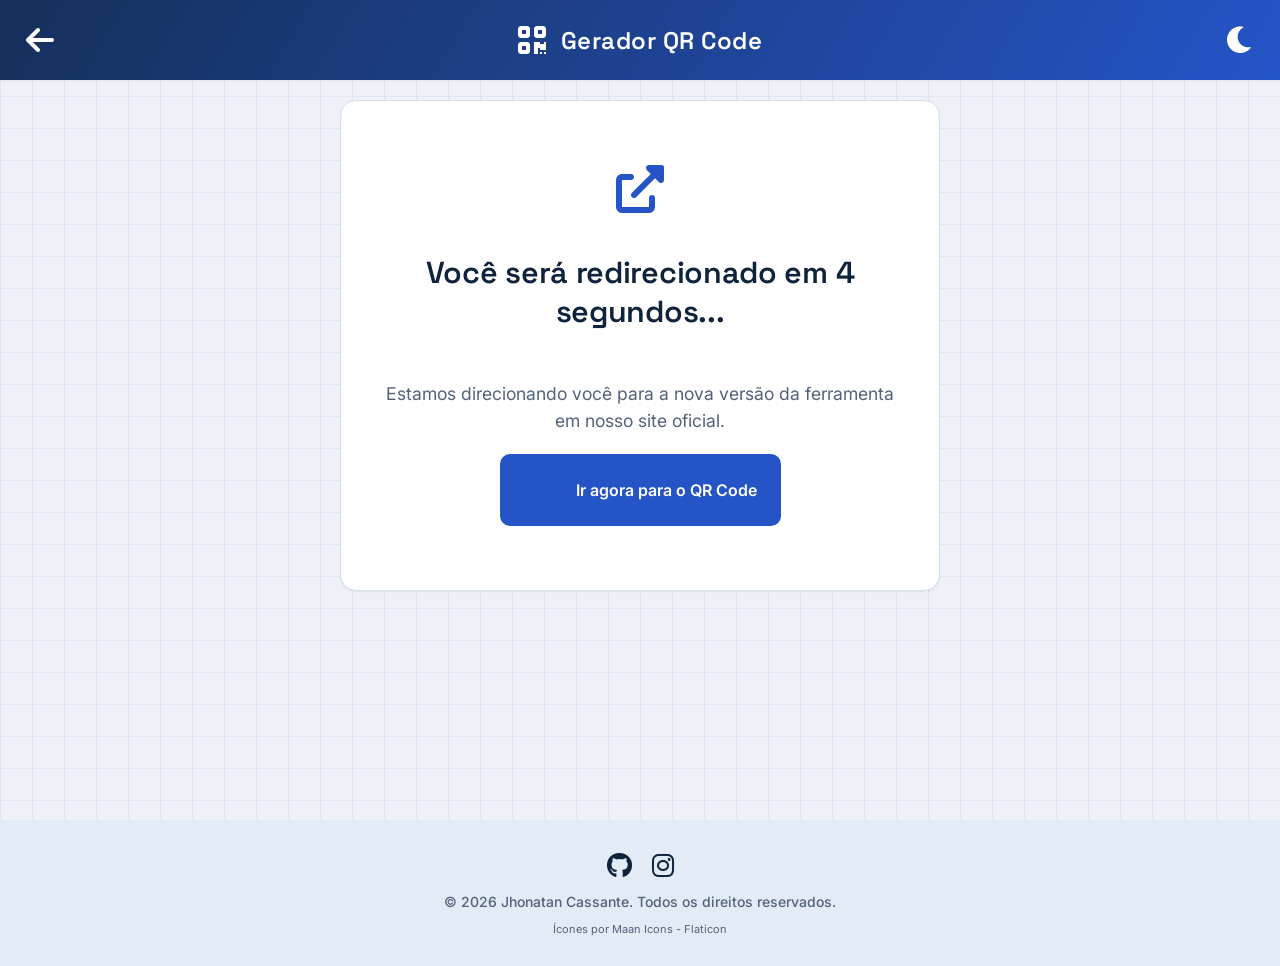
<file: pages/qrcode.html>
<!doctype html>
<html lang="pt-BR">
	<head>
		<meta charset="UTF-8" />
		<meta name="viewport" content="width=device-width, initial-scale=1.0" />
		<meta
			name="description"
			content="Você está sendo redirecionado para o gerador de QR Code."
		/>
		<meta name="theme-color" content="#16305a" />
		<title>Redirecionando - Gerador de QR Code</title>
		<script>
			(function () {
				const theme = localStorage.getItem('theme') || 'light';
				document.documentElement.setAttribute('data-theme', theme);
			})();
		</script>
		<link rel="icon" type="image/png" href="../assets/favicon.png" />
		<link
			rel="apple-touch-icon"
			sizes="180x180"
			href="../assets/apple-touch-icon.png"
		/>
		<script src="../js/global.js" defer></script>
		<script>
			document.addEventListener('DOMContentLoaded', function () {
				const targetUrl = 'https://jhonatancassante.com.br/tools/qr-code';
				let countdown = 5; // Tempo em segundos antes do redirecionamento

				const countdownEl = document.getElementById('countdown');
				const redirectLinkEl = document.getElementById('redirect-link');

				redirectLinkEl.href = targetUrl;

				const timer = setInterval(function () {
					countdown--;
					if (countdownEl) {
						countdownEl.textContent = countdown;
					}
					if (countdown <= 0) {
						clearInterval(timer);
						window.location.href = targetUrl;
					}
				}, 1000);
			});
		</script>
		<link rel="preconnect" href="https://fonts.googleapis.com" />
		<link rel="preconnect" href="https://fonts.gstatic.com" crossorigin />
		<link
			rel="stylesheet"
			href="https://cdnjs.cloudflare.com/ajax/libs/font-awesome/6.0.0-beta3/css/all.min.css"
		/>
		<link rel="stylesheet" href="../css/global.css" />
		<style>
			.redirect-box {
				display: flex;
				flex-direction: column;
				align-items: center;
				justify-content: center;
				gap: 20px;
				padding: 40px 20px;
				text-align: center;
			}
			.redirect-box i {
				font-size: 3rem;
				color: var(--accent);
			}
			.redirect-box p {
				font-size: 1.1rem;
				color: var(--text-secondary);
				line-height: 1.5;
				margin: 0;
			}
			.redirect-box a.btn-redirect {
				display: inline-flex;
				align-items: center;
				justify-content: center;
				gap: 10px;
				background-color: var(--accent);
				color: #ffffff;
				text-decoration: none;
				padding: 12px 24px;
				border-radius: var(--radius-md);
				font-weight: 600;
				font-size: 16px;
				transition:
					background-color var(--transition-fast),
					transform var(--transition-fast);
			}
			.redirect-box a.btn-redirect:hover {
				background-color: var(--accent-hover);
				transform: translateY(-2px);
			}
		</style>
	</head>
	<body>
		<header>
			<div class="header-content">
				<a
					href="../index.html"
					class="back-btn"
					title="Voltar ao menu"
					aria-label="Voltar ao menu"
				>
					<i class="fas fa-arrow-left"></i>
				</a>
				<i class="fas fa-qrcode"></i>
				<h1>Gerador QR Code</h1>
				<button
					id="themeToggleBtn"
					class="theme-toggle-btn"
					title="Alternar tema"
					aria-label="Alternar entre tema claro e escuro"
				>
					<i id="themeIcon" class="fas fa-moon"></i>
				</button>
			</div>
		</header>

		<main>
			<div class="content-wrapper">
				<div class="redirect-box">
					<i class="fas fa-external-link-alt"></i>
					<h1>
						Você será redirecionado em <span id="countdown">5</span> segundos...
					</h1>
					<p>
						Estamos direcionando você para a nova versão da ferramenta em nosso
						site oficial.
					</p>
					<a id="redirect-link" href="#" class="btn-redirect">
						<i class="fas fa-arrow-right"></i> Ir agora para o QR Code
					</a>
				</div>
			</div>
		</main>

		<footer>
			<div class="social-links">
				<a
					href="https://github.com/jhonatancassante"
					target="_blank"
					rel="noopener"
					aria-label="GitHub de Jhonatan Cassante"
				>
					<i class="fab fa-github"></i>
				</a>
				<a
					href="https://www.instagram.com/jhonatancassante/"
					target="_blank"
					rel="noopener"
					aria-label="Instagram de Jhonatan Cassante"
				>
					<i class="fab fa-instagram"></i>
				</a>
			</div>
			<div class="copyright">
				© 2026 Jhonatan Cassante. Todos os direitos reservados.
			</div>
			<a
				href="https://www.flaticon.com/br/icones-gratis/servicos-de-utilidade-publica"
				title="serviços de utilidade pública ícones"
				class="attribution"
				target="_blank"
				rel="noopener"
			>
				Ícones por Maan Icons - Flaticon
			</a>
		</footer>
	</body>
</html>
</file>
<file: css/global.css>
/* css/global.css */

@import url('https://fonts.googleapis.com/css2?family=Space+Grotesk:wght@500;600;700&family=Inter:wght@400;500;600&family=JetBrains+Mono:wght@400;500&display=swap');

:root {
	/* Superfícies */
	--bg-primary: #eef2f8;
	--bg-card: #ffffff;
	--bg-elevated: #ffffff;

	/* Texto */
	--text-primary: #10233d;
	--text-secondary: #52627a;

	/* Marca / Ação */
	--accent: #2554c7;
	--accent-hover: #1c3f9e;
	--accent-soft: #dde8fb;
	--header-grad-start: #16305a;
	--header-grad-end: #2554c7;
	--header-text: #ffffff;

	/* Estados semânticos */
	--success: #1f9d6b;
	--success-soft: rgba(31, 157, 107, 0.12);
	--danger: #d93b3f;
	--danger-soft: rgba(217, 59, 63, 0.1);

	/* Estrutura */
	--border-color: #d7e1ef;
	--input-bg: #ffffff;
	--input-text: #10233d;
	--info-bg: #e4edfc;
	--footer-bg: #e3ebf6;
	--grid-line: rgba(37, 84, 199, 0.07);
	--focus-ring: #6f9bf0;

	/* Tipografia */
	--font-display: 'Space Grotesk', 'Segoe UI', Tahoma, sans-serif;
	--font-body: 'Inter', 'Segoe UI', Tahoma, Geneva, Verdana, sans-serif;
	--font-mono: 'JetBrains Mono', 'Courier New', monospace;

	/* Forma e profundidade */
	--radius-sm: 6px;
	--radius-md: 10px;
	--radius-lg: 16px;
	--shadow-sm: 0 1px 2px rgba(16, 35, 61, 0.07);
	--shadow-md: 0 10px 25px rgba(16, 35, 61, 0.12);
	--transition-fast: 0.18s ease;
}

[data-theme='dark'] {
	--bg-primary: #0b1526;
	--bg-card: #12213b;
	--bg-elevated: #17284a;

	--text-primary: #e8edf7;
	--text-secondary: #9aacc5;

	--accent: #6d9bf5;
	--accent-hover: #8ab0f7;
	--accent-soft: #1c2f52;
	--header-grad-start: #08101f;
	--header-grad-end: #1c3868;
	--header-text: #f2f6fd;

	--success: #35c98d;
	--success-soft: rgba(53, 201, 141, 0.14);
	--danger: #f0787b;
	--danger-soft: rgba(240, 120, 123, 0.14);

	--border-color: #26385a;
	--input-bg: #17284a;
	--input-text: #eef2fa;
	--info-bg: #17284a;
	--footer-bg: #0d1728;
	--grid-line: rgba(109, 155, 245, 0.08);
	--focus-ring: #8ab0f7;

	--shadow-sm: 0 1px 2px rgba(0, 0, 0, 0.35);
	--shadow-md: 0 10px 25px rgba(0, 0, 0, 0.45);
}

* {
	box-sizing: border-box;
}

html {
	scroll-behavior: smooth;
}

body {
	font-family: var(--font-body);
	width: 100%;
	margin: 0;
	padding: 0;
	text-align: center;
	background-color: var(--bg-primary);
	background-image:
		linear-gradient(var(--grid-line) 1px, transparent 1px),
		linear-gradient(90deg, var(--grid-line) 1px, transparent 1px);
	background-size: 32px 32px;
	color: var(--text-primary);
	display: flex;
	align-items: center;
	flex-direction: column;
	box-sizing: border-box;
	min-height: 100vh;
	transition:
		background-color 0.3s ease,
		color 0.3s ease;
	-webkit-font-smoothing: antialiased;
}

h1 {
	font-family: var(--font-display);
	color: var(--text-primary);
	margin-bottom: 30px;
	font-weight: 600;
	letter-spacing: -0.01em;
	font-size: clamp(1.3rem, 2vw + 1rem, 1.9rem);
}

/* Acessibilidade: foco visível consistente em toda a aplicação */
:focus-visible {
	outline: 3px solid var(--focus-ring);
	outline-offset: 2px;
	border-radius: 4px;
}

.input-group {
	margin: 20px 0;
}

input {
	font-family: var(--font-body);
	padding: 12px;
	width: 80%;
	border: 1px solid var(--border-color);
	background-color: var(--input-bg);
	color: var(--input-text);
	border-radius: var(--radius-md);
	font-size: 16px;
	margin-bottom: 10px;
	transition:
		border-color var(--transition-fast),
		box-shadow var(--transition-fast);
}

input:focus-visible {
	border-color: var(--accent);
}

/* Botões Globais de Formulário/Ação */
button {
	font-family: var(--font-body);
	font-weight: 600;
	background-color: var(--accent);
	color: #ffffff;
	border: none;
	padding: 12px 24px;
	border-radius: var(--radius-md);
	cursor: pointer;
	font-size: 16px;
	margin: 10px 5px;
	transition:
		background-color var(--transition-fast),
		transform var(--transition-fast),
		box-shadow var(--transition-fast);
	min-height: 44px;
}

button:hover {
	background-color: var(--accent-hover);
	transform: translateY(-2px);
	box-shadow: var(--shadow-sm);
}

button:active {
	transform: translateY(0);
}

button.btn-danger {
	background-color: var(--danger);
}

button.btn-danger:hover {
	background-color: #b92e32;
}

.btn-group {
	display: flex;
	justify-content: center;
	align-items: center;
	gap: 10px;
	flex-wrap: wrap;
	margin-top: 15px;
}

header {
	background: linear-gradient(
		120deg,
		var(--header-grad-start),
		var(--header-grad-end)
	);
	width: 100%;
	padding: 0 20px;
	height: clamp(68px, 9vw, 80px);
	display: flex;
	align-items: center;
	justify-content: center;
	position: relative;
	box-shadow: var(--shadow-sm);
	transition: background-color 0.3s ease;
}

.header-content {
	max-width: 600px;
	width: 100%;
	margin: 0 auto;
	display: flex;
	align-items: center;
	justify-content: center;
	gap: 15px;
	color: var(--header-text);
}

.back-btn {
	color: #fff;
	position: absolute;
	left: 20px;
	text-decoration: none;
	transition:
		transform var(--transition-fast),
		opacity var(--transition-fast);
	display: flex;
	align-items: center;
	justify-content: center;
	width: 40px;
	height: 40px;
	border-radius: 50%;
}

.back-btn:hover {
	transform: translateX(-3px);
	background-color: rgba(255, 255, 255, 0.12);
}

header i {
	font-size: 2em;
}

header h1 {
	font-family: var(--font-display);
	color: var(--header-text);
	margin: 0;
	font-size: clamp(1.1rem, 2vw + 0.6rem, 1.5rem);
	letter-spacing: 0.02em;
}

/* Botão Alternar Tema */
.theme-toggle-btn {
	position: absolute;
	right: 20px;
	background: transparent;
	border: none;
	color: var(--header-text);
	font-size: 0.95rem;
	cursor: pointer;
	padding: 8px;
	margin: 0;
	border-radius: 50%;
	width: 40px;
	height: 40px;
	display: flex;
	align-items: center;
	justify-content: center;
	transition:
		transform 0.3s ease,
		background-color 0.3s ease;
}

.theme-toggle-btn:hover {
	background-color: rgba(255, 255, 255, 0.15);
	transform: scale(1.1);
}

main {
	min-height: calc(100vh - 160px);
	width: 100%;
	max-width: 600px;
	display: flex;
	justify-content: center;
	align-items: flex-start;
	padding: 20px 0;
}

.content-wrapper {
	width: 92%;
	max-width: 600px;
	padding: 24px 20px;
	background-color: var(--bg-card);
	border: 1px solid var(--border-color);
	border-radius: var(--radius-lg);
	box-shadow: var(--shadow-sm);
}

/* Mensagens e Status Globais */
.status-msg,
#status {
	margin-top: 15px;
	font-weight: 600;
	color: var(--text-primary);
	word-break: break-word;
}

.error {
	color: var(--danger);
	font-weight: 600;
	margin-top: 10px;
}

#helpInfo {
	cursor: pointer;
	color: var(--accent);
	font-size: 0.75em;
	margin-left: 8px;
}

.info-box {
	display: none;
	background-color: var(--info-bg);
	border-left: 4px solid var(--accent);
	border-radius: 0 var(--radius-sm) var(--radius-sm) 0;
	padding: 12px 16px;
	margin-bottom: 20px;
	font-size: 14px;
	color: var(--text-primary);
	text-align: justify;
}

/* Upload Dropzone */
.upload-section {
	border: 2px dashed var(--border-color);
	padding: 30px;
	text-align: center;
	border-radius: var(--radius-md);
	cursor: pointer;
	margin-bottom: 20px;
	transition:
		background-color var(--transition-fast),
		border-color var(--transition-fast),
		color var(--transition-fast);
	width: 100%;
	box-sizing: border-box;
}

.upload-section.dragover,
.upload-section:hover {
	background-color: var(--accent-soft);
	border-color: var(--accent);
	color: var(--accent);
}

.upload-section input[type='file'] {
	display: none;
}

footer {
	background-color: var(--footer-bg);
	padding: 30px 20px;
	width: 100%;
	text-align: center;
	display: flex;
	flex-direction: column;
	align-items: center;
	gap: 12px;
	margin-top: auto;
	transition: background-color 0.3s ease;
}

.social-links {
	display: flex;
	justify-content: center;
	gap: 20px;
}

.social-links a {
	color: var(--text-primary);
	font-size: 1.6em;
	transition:
		color var(--transition-fast),
		transform var(--transition-fast);
}

.social-links a:hover {
	color: var(--accent);
	transform: translateY(-2px);
}

.copyright {
	font-size: 14px;
	color: var(--text-secondary);
	font-weight: 500;
}

.attribution {
	font-size: 11px;
	color: var(--text-secondary);
	text-decoration: none;
	transition: color var(--transition-fast);
}

.attribution:hover {
	color: var(--accent);
	text-decoration: underline;
}

/* Respeita a preferência do sistema por menos movimento */
@media (prefers-reduced-motion: reduce) {
	*,
	*::before,
	*::after {
		animation-duration: 0.001ms !important;
		transition-duration: 0.001ms !important;
		scroll-behavior: auto !important;
	}
}

@media (min-width: 600px) {
	main {
		max-width: 85%;
	}
}

@media (min-width: 900px) {
	main {
		width: 100%;
		max-width: 850px;
	}
}
</file>
<file: css/index.css>
/* css/index.css */

/* Grade de utilitários: flexbox para centralizar a última linha,
   com largura e altura fixas para que todos os cards fiquem iguais. */
.tool-grid {
	--gap: 16px;
	--cols: 2;
	--card-height: 170px;

	display: flex;
	flex-wrap: wrap;
	justify-content: center;
	gap: var(--gap);
	width: 92%;
	max-width: 900px;
	padding: 20px 0;
}

.tool-card {
	position: relative;
	flex: 0 0 auto;
	width: calc((100% - (var(--cols) - 1) * var(--gap)) / var(--cols));
	height: var(--card-height);
	min-width: 0;
	background-color: var(--bg-card);
	color: var(--text-primary);
	padding: 24px 12px 20px;
	border-radius: var(--radius-lg);
	text-decoration: none;
	transition:
		transform var(--transition-fast),
		box-shadow var(--transition-fast),
		border-color var(--transition-fast);
	display: flex;
	flex-direction: column;
	align-items: center;
	justify-content: center;
	gap: 12px;
	border: 1px solid var(--border-color);
	box-shadow: var(--shadow-sm);
}

/* Marcas de canto em "esquadro de prancheta" — o elemento de assinatura da página */
.tool-card::before,
.tool-card::after {
	content: '';
	position: absolute;
	width: 14px;
	height: 14px;
	border: 2px solid var(--accent);
	opacity: 0.45;
	transition: opacity var(--transition-fast);
}

.tool-card::before {
	top: 9px;
	left: 9px;
	border-right: none;
	border-bottom: none;
	border-radius: 3px 0 0 0;
}

.tool-card::after {
	bottom: 9px;
	right: 9px;
	border-left: none;
	border-top: none;
	border-radius: 0 0 3px 0;
}

.tool-card:hover {
	transform: translateY(-4px);
	box-shadow: var(--shadow-md);
	border-color: var(--accent);
}

.tool-card:hover::before,
.tool-card:hover::after {
	opacity: 1;
}

.tool-card i {
	flex-shrink: 0;
	font-size: 1.6em;
	width: 56px;
	height: 56px;
	border-radius: 50%;
	display: flex;
	align-items: center;
	justify-content: center;
	background-color: var(--accent-soft);
	color: var(--accent);
	transition:
		background-color var(--transition-fast),
		color var(--transition-fast);
}

.tool-card:hover i {
	background-color: var(--accent);
	color: #ffffff;
}

.tool-card span {
	font-family: var(--font-display);
	font-size: 0.92em;
	font-weight: 600;
	letter-spacing: 0.01em;
	line-height: 1.25;
	text-align: center;
	overflow-wrap: anywhere;
}

/* Telas largas: 4 colunas. A largura de cada card é recalculada pela variável. */
@media (min-width: 900px) {
	.tool-grid {
		--cols: 4;
	}
}
</file>
<file: css/contador.css>
/* css/contador.css */

.countdown-card {
	position: relative;
	padding: 36px 24px 32px;
	overflow: hidden;
}

/* Marcas de canto em "esquadro de prancheta", assinatura visual do site */
.countdown-card::before,
.countdown-card::after {
	content: '';
	position: absolute;
	width: 22px;
	height: 22px;
	border: 2px solid var(--accent);
	opacity: 0.55;
	pointer-events: none;
}

.countdown-card::before {
	top: 12px;
	left: 12px;
	border-right: none;
	border-bottom: none;
	border-radius: 4px 0 0 0;
}

.countdown-card::after {
	bottom: 12px;
	right: 12px;
	border-left: none;
	border-top: none;
	border-radius: 0 0 4px 0;
}

.countdown-eyebrow {
	margin: 0 0 6px;
	font-family: var(--font-mono);
	font-size: 0.78rem;
	letter-spacing: 0.18em;
	text-transform: uppercase;
	color: var(--accent);
}

.countdown-title {
	margin: 0 0 18px;
	font-size: clamp(1.5rem, 4vw + 0.8rem, 2.3rem);
	line-height: 1.15;
	overflow-wrap: anywhere;
}

/* Data e hora do evento */
.event-meta {
	display: flex;
	justify-content: center;
	flex-wrap: wrap;
	gap: 10px;
	margin-bottom: 28px;
}

.event-chip {
	display: inline-flex;
	align-items: center;
	gap: 8px;
	padding: 6px 14px;
	border-radius: 999px;
	background-color: var(--accent-soft);
	color: var(--accent);
	font-family: var(--font-mono);
	font-size: 0.9rem;
	font-weight: 500;
}

.event-chip i {
	font-size: 0.85em;
}

/* Blocos do contador */
.countdown-grid {
	display: grid;
	grid-template-columns: repeat(4, 1fr);
	gap: 12px;
}

.time-tile {
	position: relative;
	display: flex;
	flex-direction: column;
	align-items: center;
	justify-content: center;
	gap: 6px;
	padding: 20px 6px 14px;
	background-color: var(--bg-elevated);
	border: 1px solid var(--border-color);
	border-radius: var(--radius-md);
	box-shadow: var(--shadow-sm);
	overflow: hidden;
}

/* Filete de destaque no topo de cada bloco */
.time-tile::before {
	content: '';
	position: absolute;
	top: 0;
	left: 0;
	right: 0;
	height: 3px;
	background: linear-gradient(
		90deg,
		var(--header-grad-start),
		var(--header-grad-end)
	);
}

.time-value {
	font-family: var(--font-mono);
	font-weight: 500;
	font-size: clamp(1.9rem, 6vw, 3.2rem);
	line-height: 1;
	color: var(--text-primary);
	font-variant-numeric: tabular-nums;
	letter-spacing: -0.02em;
}

.time-label {
	font-family: var(--font-display);
	font-size: 0.72rem;
	font-weight: 600;
	letter-spacing: 0.14em;
	text-transform: uppercase;
	color: var(--text-secondary);
}

/* O bloco dos segundos ganha cor de destaque e um pulso discreto */
.time-tile-live {
	border-color: var(--accent);
}

.time-tile-live .time-value {
	color: var(--accent);
}

.time-tile-live::after {
	content: '';
	position: absolute;
	top: 10px;
	right: 10px;
	width: 7px;
	height: 7px;
	border-radius: 50%;
	background-color: var(--success);
	animation: countdown-pulse 1s ease-in-out infinite;
}

@keyframes countdown-pulse {
	0%,
	100% {
		opacity: 1;
		transform: scale(1);
	}
	50% {
		opacity: 0.3;
		transform: scale(0.7);
	}
}

/* Pequeno "pulo" ao trocar o número dos segundos */
.time-value.tick {
	animation: countdown-tick 0.35s ease-out;
}

@keyframes countdown-tick {
	from {
		transform: translateY(-6px);
		opacity: 0.4;
	}
	to {
		transform: translateY(0);
		opacity: 1;
	}
}

.countdown-summary {
	margin: 24px 0 0;
	font-size: 0.95rem;
	color: var(--text-secondary);
}

/* Estado após o início do evento */
.event-started {
	display: flex;
	align-items: center;
	justify-content: center;
	gap: 10px;
	margin-top: 24px;
	padding: 14px 16px;
	border: 1px solid var(--success);
	border-radius: var(--radius-md);
	background-color: var(--success-soft);
	color: var(--success);
	font-family: var(--font-display);
	font-size: 1.1rem;
}

.event-started[hidden] {
	display: none;
}

.countdown-card.is-finished .time-tile-live::after {
	animation: none;
	background-color: var(--text-secondary);
}

/* Telas estreitas: 2 x 2 */
@media (max-width: 480px) {
	.countdown-card {
		padding: 32px 16px 28px;
	}

	.countdown-grid {
		grid-template-columns: repeat(2, 1fr);
	}

	.time-value {
		font-size: clamp(2.2rem, 12vw, 3rem);
	}
}
</file>
